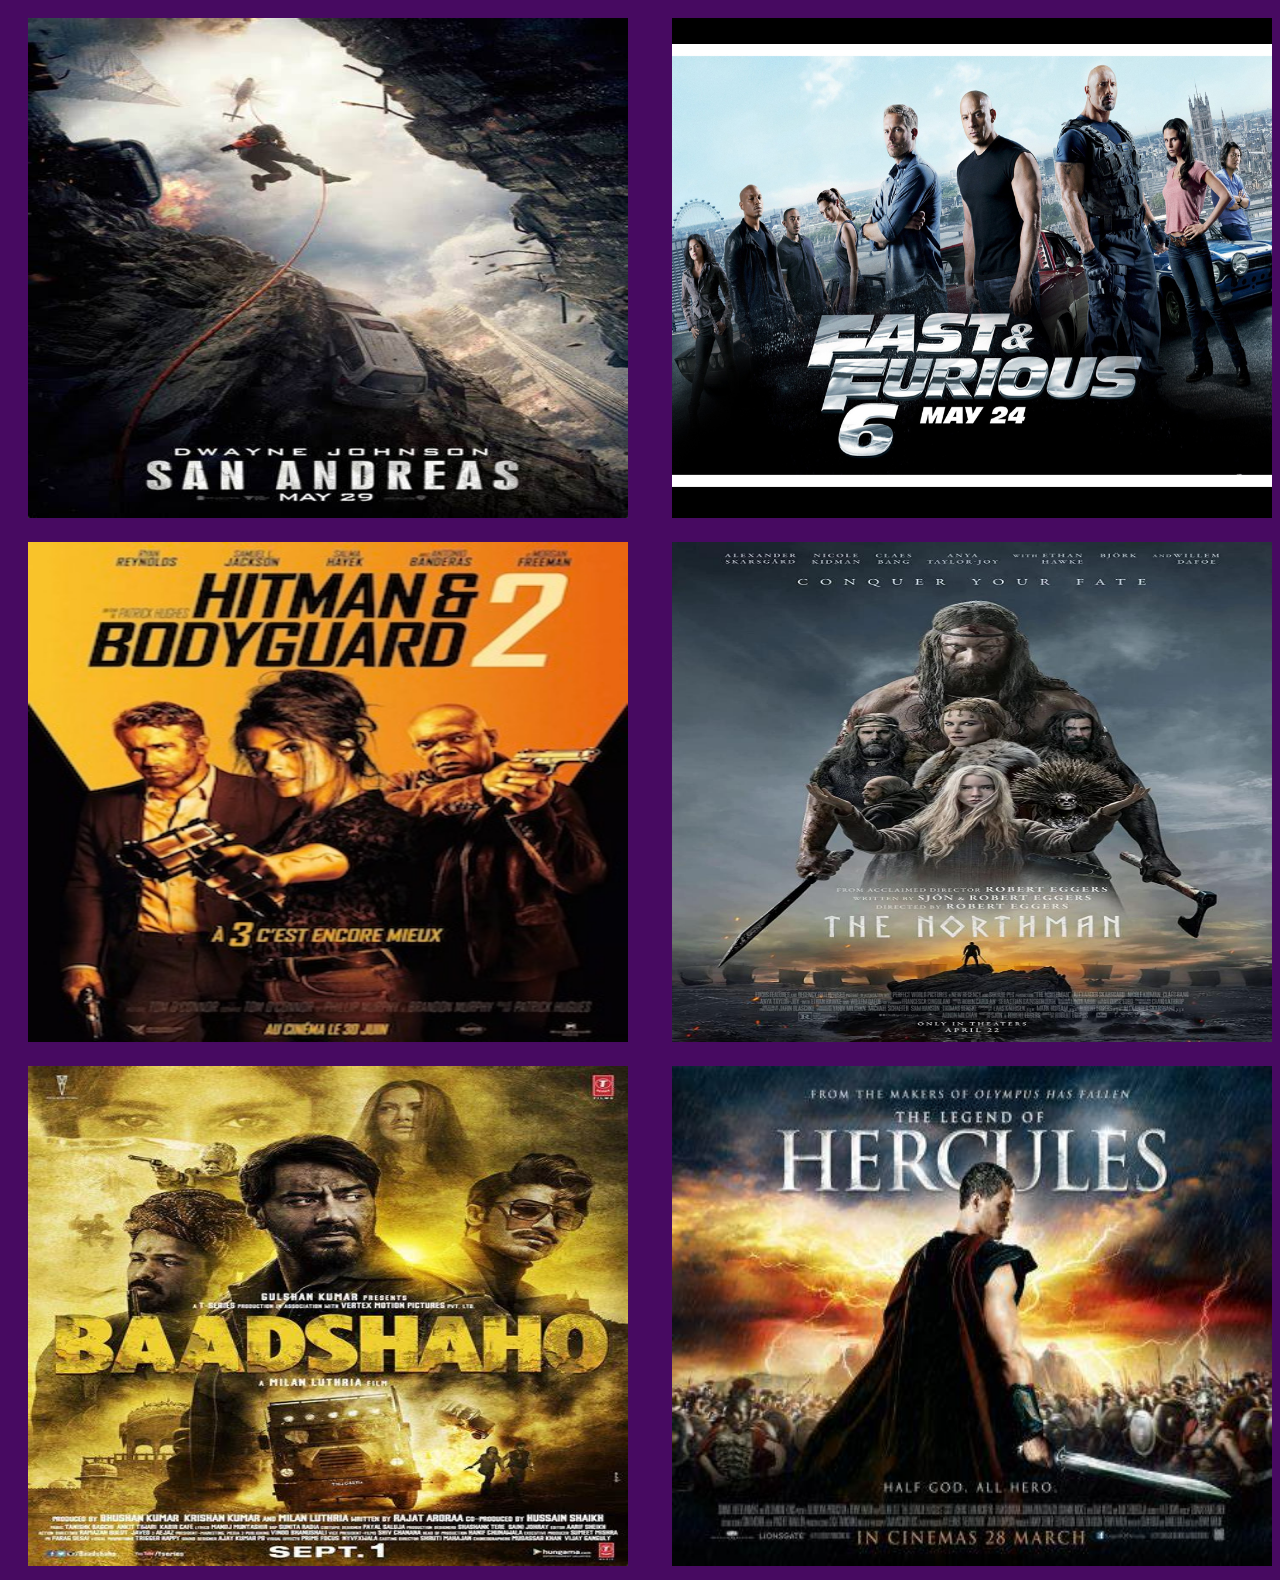
<file: action movies.html>
<!DOCTYPE html>
<html>
    <head>
     <title>Action movies</title>
     <meta charset="utf_8">
     <meta name="viewport" content="width=device=width," scale=1.0>
    
       <style>
          div class{
         margin: 200px;
         padding: 10%;
         box-sizing: border-box;
          border-radius: 8px;
          }
           body{
            width: 1500px;
            height: 400px;
            flex-direction: row;
            display: inline-block;
            float: left;
            background-color: rgb(71, 10, 97);
            
            
         }
          img{
          display:inline-block;
           margin-left: 10px;
           margin-right: 10px;
           padding: 10px;
           width: 600px;
           height: 500px;
           
            }
        </style>
    </head>
    <body>
        <div class="main">
         <img src="IMAGES/ACTION MOVIES/IMAGE_1.jpg" alt="Masters Of The Universe">
         <img src="IMAGES/ACTION MOVIES/IMAGE_2.jpg" alt="Die Hard">
         <img src="IMAGES/ACTION MOVIES/IMAGE_3.jpg" alt="I Am Legend">
         <img src="IMAGES/ACTION MOVIES/IMAGE_4.jpg" alt="The Northman">
         <img src="IMAGES/ACTION MOVIES/IMAGE_5.jpg" alt="Skyscraper">
         <img src="IMAGES/ACTION MOVIES/IMAGE_6.jpg" alt="The Legend Of Herculess">
        </div>
    </body>
</html>
</file>
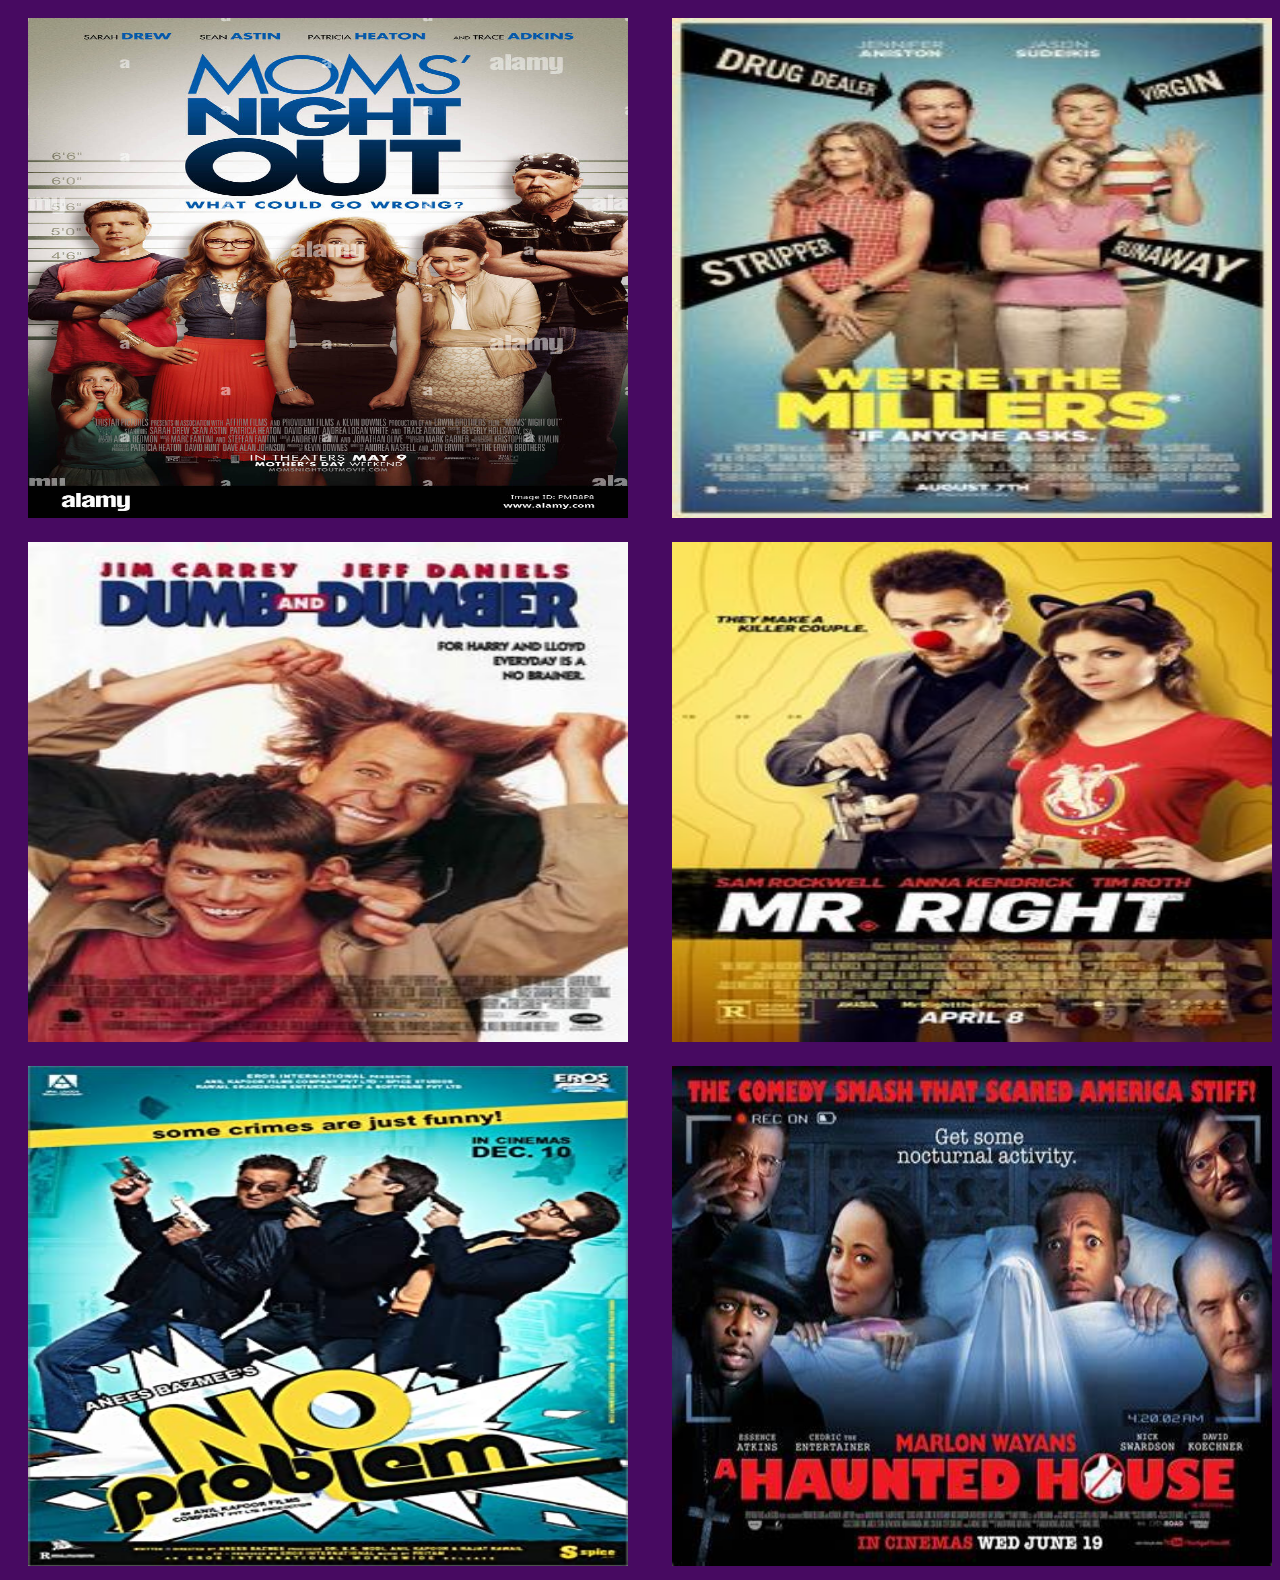
<file: comedy.html>
<!DOCTYPE html>
<html>
    <head>
     <title>Comedy movies</title>
     <meta charset="utf_8">
     <meta name="viewport" content="width=device=width," scale=1.0>
    
       <style>
          div class{
         margin: 200px;
         padding: 10%;
         box-sizing: border-box;
          border-radius: 8px;
          }
           body{
            width: 1500px;
            height: 400px;
            flex-direction: row;
            display: inline-block;
            float: left;
            background-color: rgb(71, 10, 97);
            
            
         }
          img{
          display:inline-block;
           margin-left: 10px;
           margin-right: 10px;
           padding: 10px;
           width: 600px;
           height: 500px;
           
            }
        </style>
    </head>
    <body>
        <div class="main">
         <img src="IMAGES/COMEDY/IMAGE_1.jpg" alt="Moms Night Out">
         <img src="IMAGES/COMEDY/IMAGE_2.jpg" alt="We're The Millers if anyone asks">
         <img src="IMAGES/COMEDY/IMAGE_3.jpg" alt="Dumb and Dumber">
         <img src="IMAGES/COMEDY/IMAGE_4.jpg" alt="Mr Right">
         <img src="IMAGES/COMEDY/IMAGE_5.jpg" alt="No Problem">
         <img src="IMAGES/COMEDY/IMAGE_6.jpg" alt="The Haunted House">
        </div>
    </body>
</html>
</file>
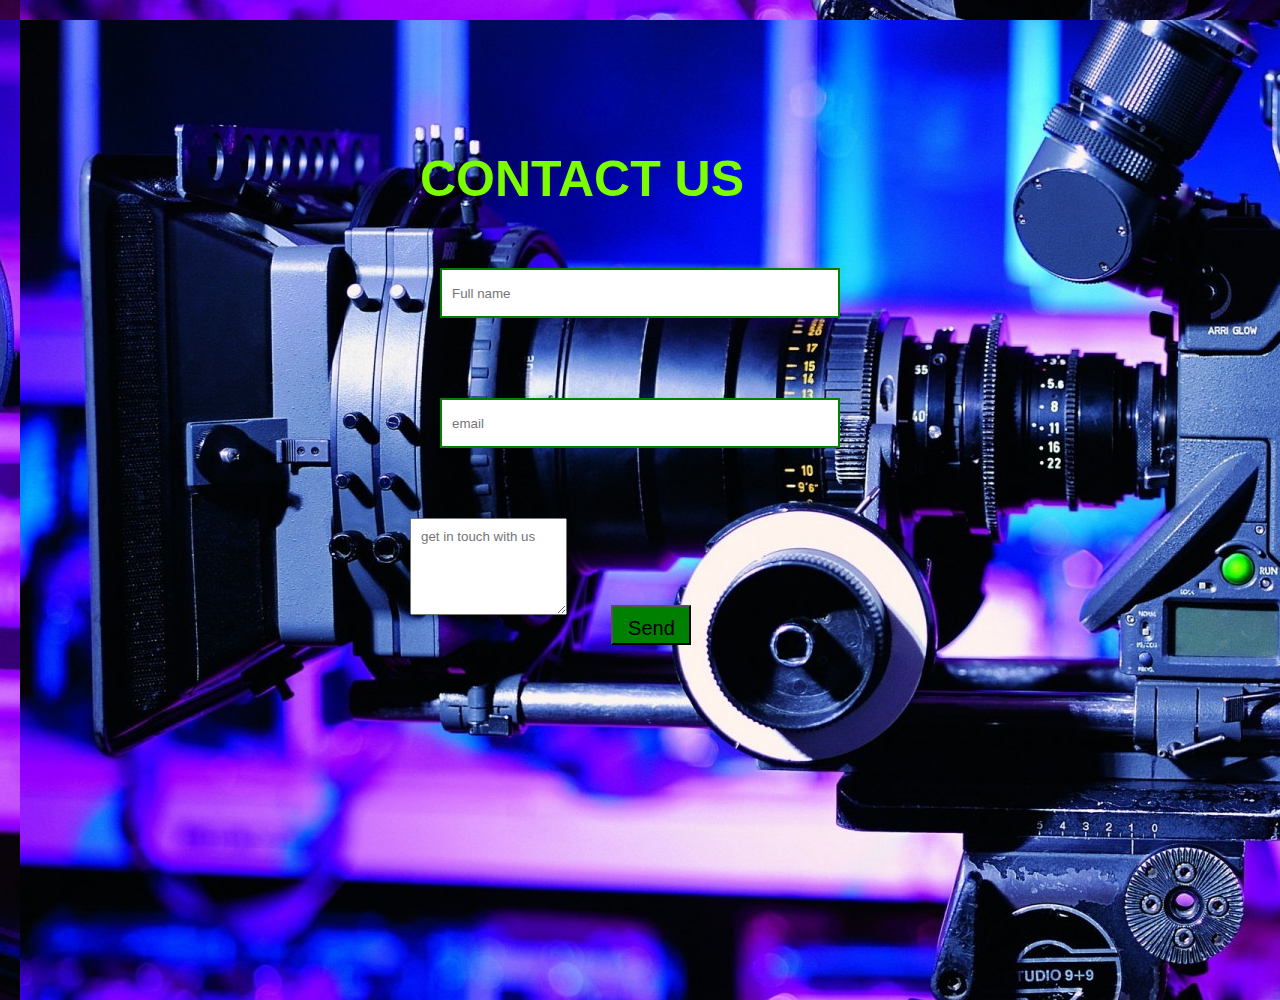
<file: contact us.html>
<!DOCTYPE html>
<html lang="en">
<head>
    <meta charset="UTF-8">
    <meta http-equiv="X-UA-Compatible" content="IE=edge">
    <meta name="viewport" content="width=device-width, initial-scale=1.0">
    <title>Contact Us</title>
    <link rel="stylesheet" type="text/css" href="contact us.css">
    
</head>
<body>
    <div class="wrapper">
        <form>
            <h1>Contact Us</h1>
            <div class="id">
                <input type="text" placeholder="Full name">
            </div>
            <div class="id">
                <input type="text" placeholder="email">
            </div>
            <textarea cols="15" rows="5" placeholder="get in touch with us"></textarea>
            <button>Send</button>
        </form>
    </div>
</body>
</html>
</file>
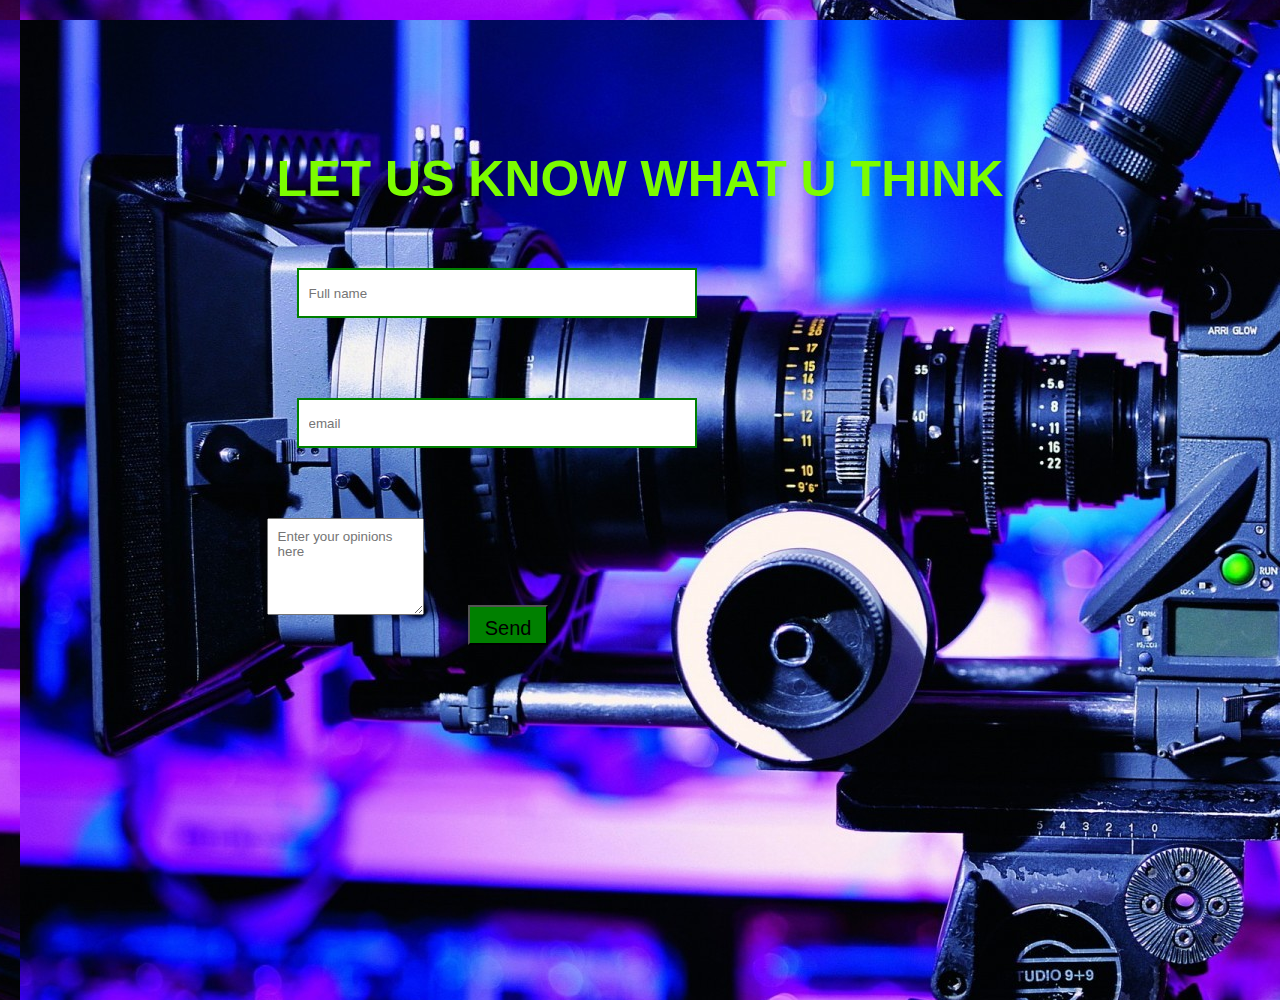
<file: feedback form.html>
<!DOCTYPE html>
<html lang="en">
<head>
    <meta charset="UTF-8">
    <meta http-equiv="X-UA-Compatible" content="IE=edge">
    <meta name="viewport" content="width=device-width, initial-scale=1.0">
    <title>feedback form</title>
    <link rel="stylesheet" type="text/css" href="feedback.css">
   
</head>
<body>
    <div class="wrapper">
        <form>
            <h1>Let us know what u think</h1>
            <div class="id">
                <input type="text" placeholder="Full name">
            </div>
            <div class="id">
                <input type="text" placeholder="email">
            </div>
            <textarea cols="15" rows="5" placeholder="Enter your opinions here"></textarea>
            <button>Send</button>
        </form>
    </div>
</body>
</html>
</file>
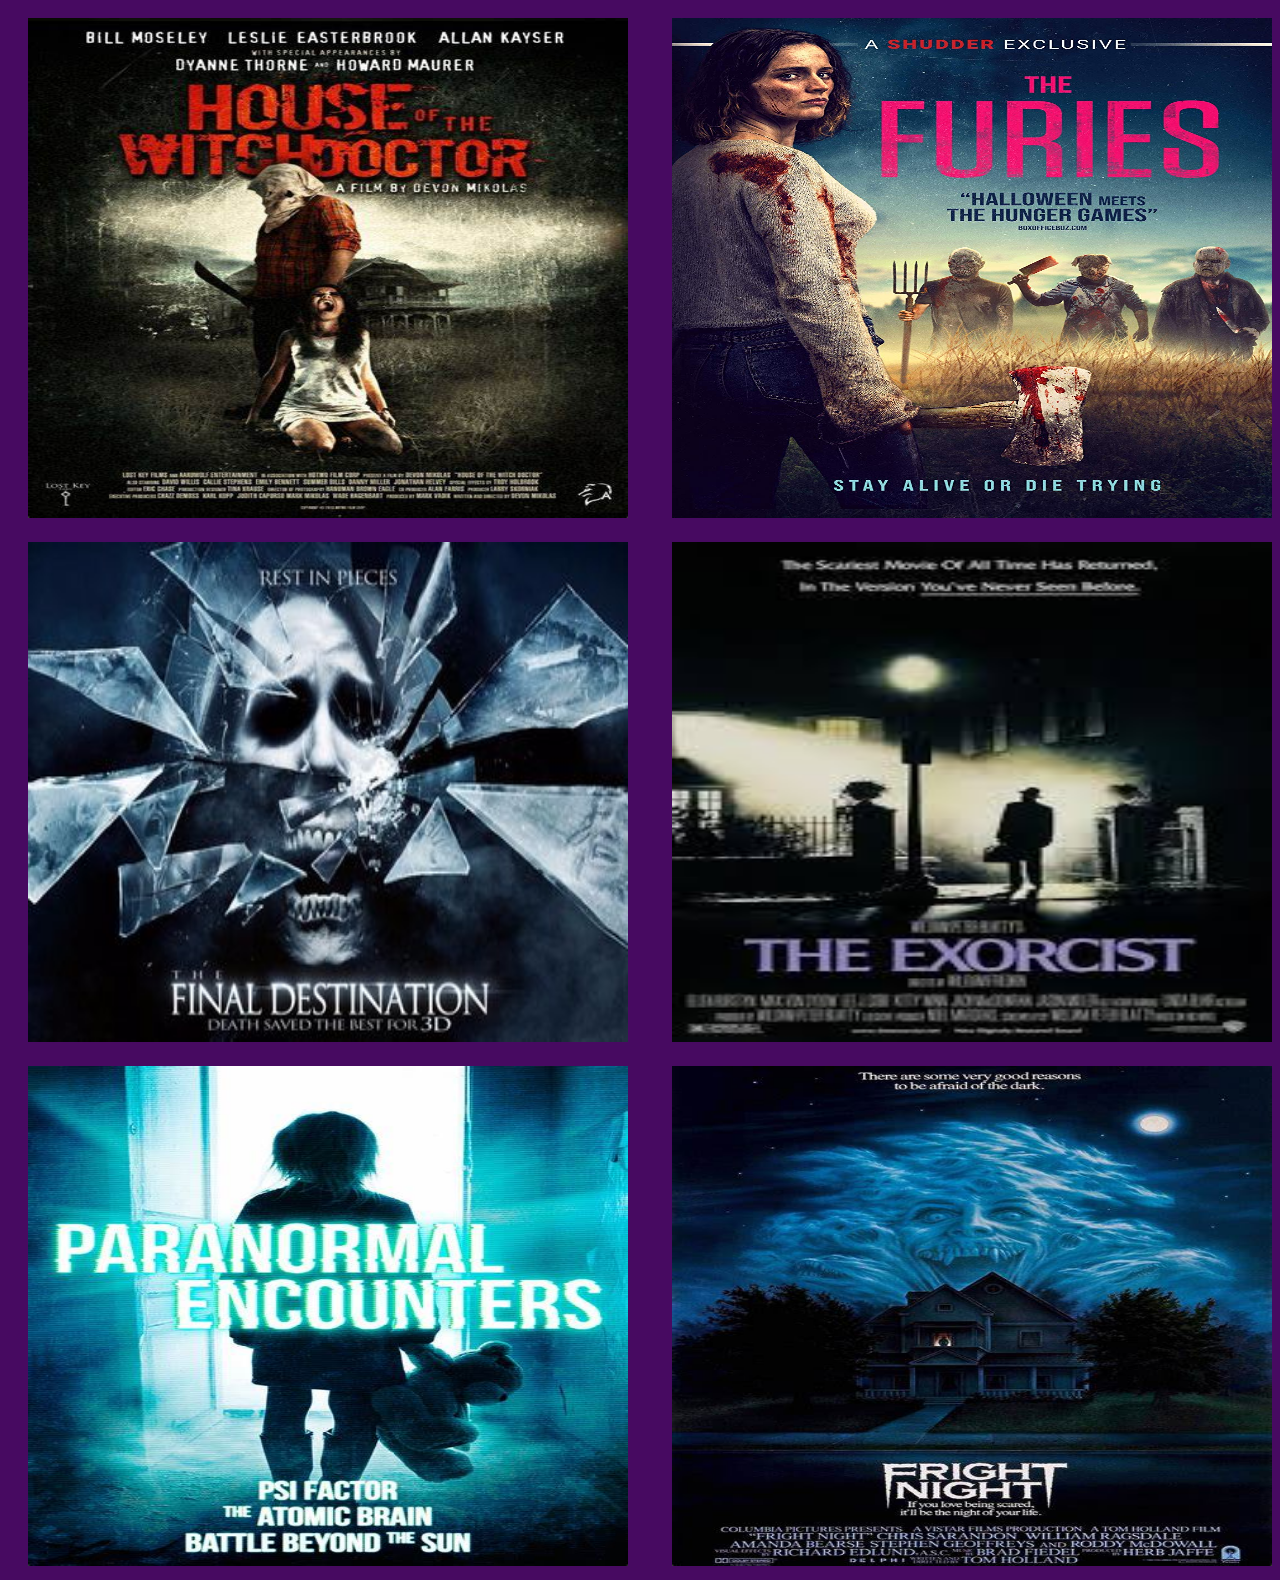
<file: horror.html>
<!DOCTYPE html>
<html>
    <head>
     <title>Horror movies</title>
     <meta charset="utf_8">
     <meta name="viewport" content="width=device=width," scale=1.0>
    
       <style>
          div class{
         margin: 200px;
         padding: 10%;
         box-sizing: border-box;
          border-radius: 8px;
          }
           body{
            width: 1500px;
            height: 400px;
            flex-direction: row;
            display: inline-block;
            float: left;
            background-color: rgb(71, 10, 97);
            
            
         }
          img{
          display:inline-block;
           margin-left: 10px;
           margin-right: 10px;
           padding: 10px;
           width: 600px;
           height: 500px;
           
            }
        </style>
    </head>
    <body>
        <div class="main">
         <img src="IMAGES/HORROR MOVIES/IMAGE_1.jpg" alt="House Of The Witch Doctors">
         <img src="IMAGES/HORROR MOVIES/IMAGE_2.jpg" alt="The Furies">
         <img src="IMAGES/HORROR MOVIES/IMAGE_3.jpg" alt="Final Destination">
         <img src="IMAGES/HORROR MOVIES/IMAGE_4.jpg" alt="The Exorcism">
         <img src="IMAGES/HORROR MOVIES/IMAGE_5.jpg" alt="Paranormal Encounters">
         <img src="IMAGES/HORROR MOVIES/IMAGE_6.jpg" alt="Fright Night">
        </div>
    </body>
</html>
</file>
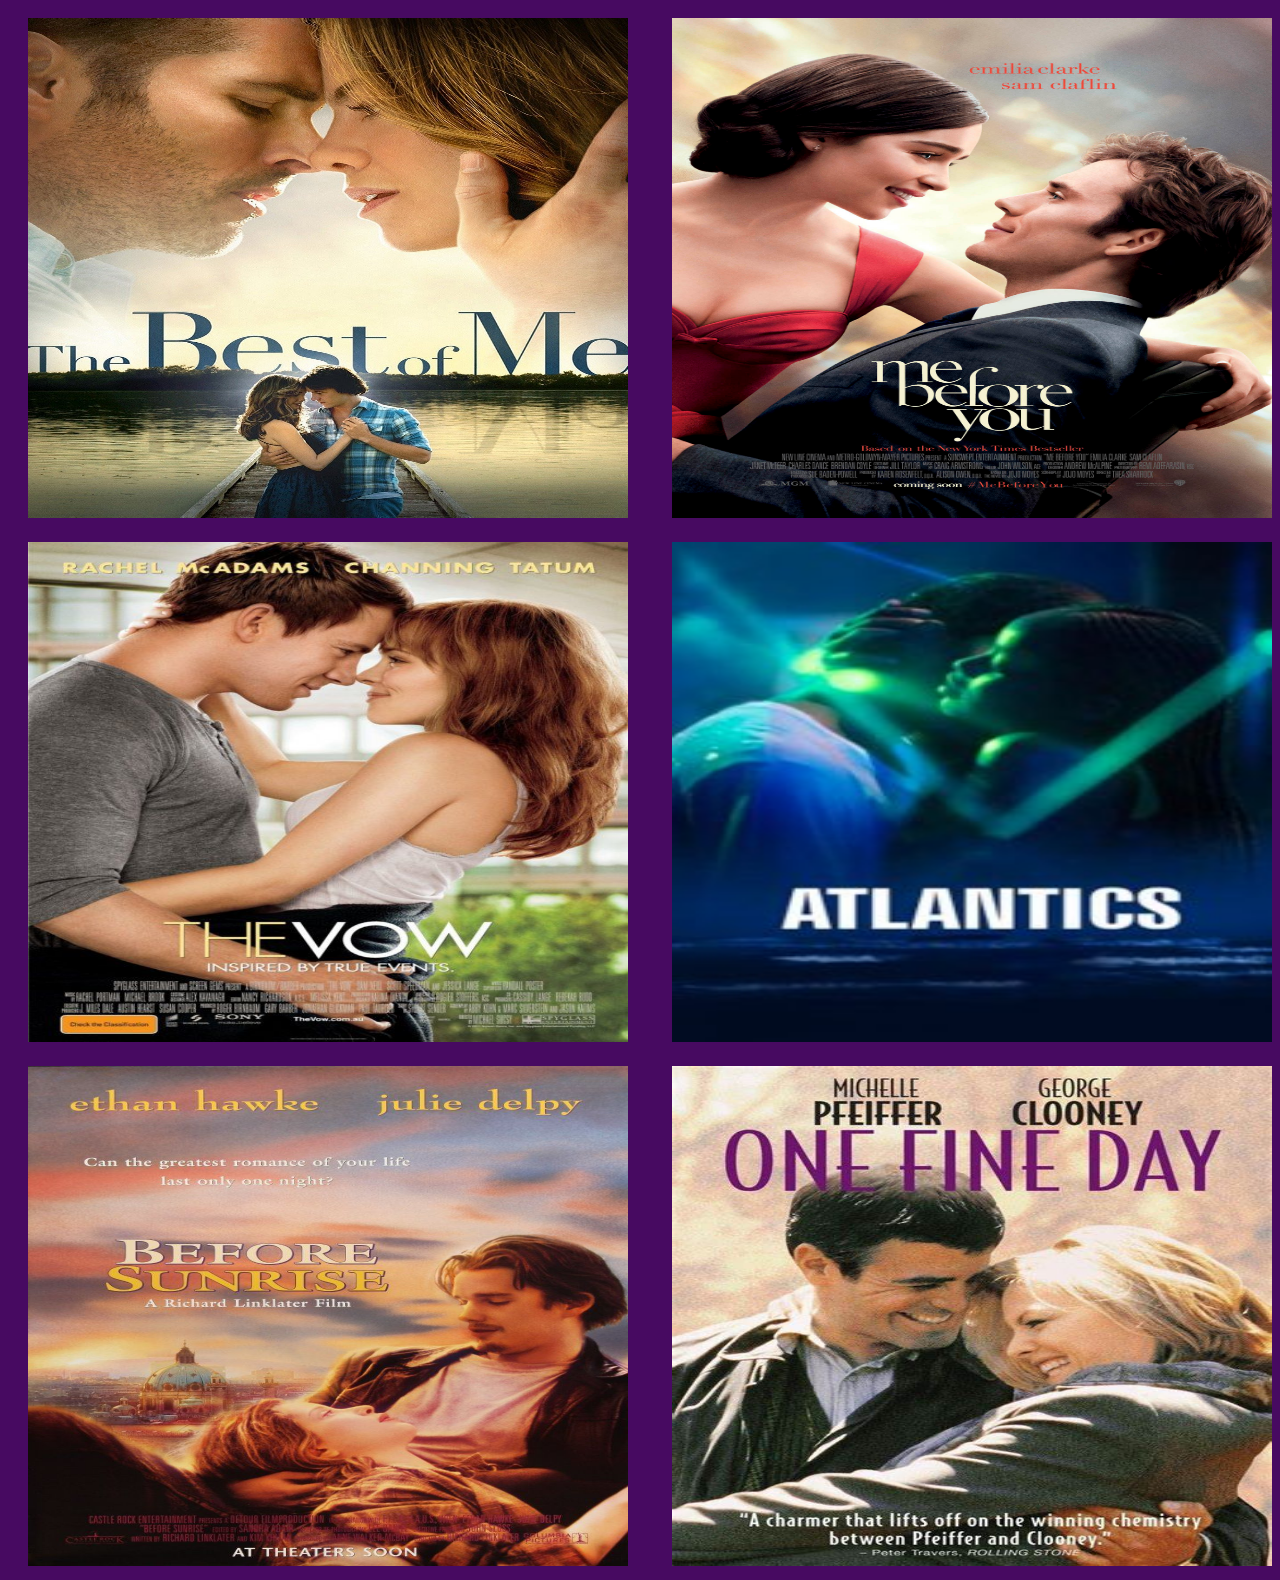
<file: romantic.html>
<!DOCTYPE html>
<html>
    <head>
     <title>Romantic movies</title>
     <meta charset="utf_8">
     <meta name="viewport" content="width=device=width," scale=1.0>
    
       <style>
          div class{
         margin: 200px;
         padding: 10%;
         box-sizing: border-box;
          border-radius: 8px;
          }
           body{
            width: 1500px;
            height: 400px;
            flex-direction: row;
            display: inline-block;
            float: left;
            background-color: rgb(71, 10, 97);
            
            
         }
          img{
          display:inline-block;
           margin-left: 10px;
           margin-right: 10px;
           padding: 10px;
           width: 600px;
           height: 500px;
           
            }
        </style>
    </head>
    <body>
        <div class="main">
         <img src="IMAGES/ROMANTIC MOVIES/IMAGE_1.jpg" alt="The Best Of Me">
         <img src="IMAGES/ROMANTIC MOVIES/IMAGE_2.jpg" alt="Me Before You">
         <img src="IMAGES/ROMANTIC MOVIES/IMAGE_3.jpg" alt="The Vow">
         <img src="IMAGES/ROMANTIC MOVIES/IMAGE_4.jpg" alt="Atlantics">
         <img src="IMAGES/ROMANTIC MOVIES/IMAGE_5.jpg" alt="Before Sunrise">
         <img src="IMAGES/ROMANTIC MOVIES/IMAGE_6.jpg" alt="One Fine Day">
        </div>
    </body>
</html>
</file>
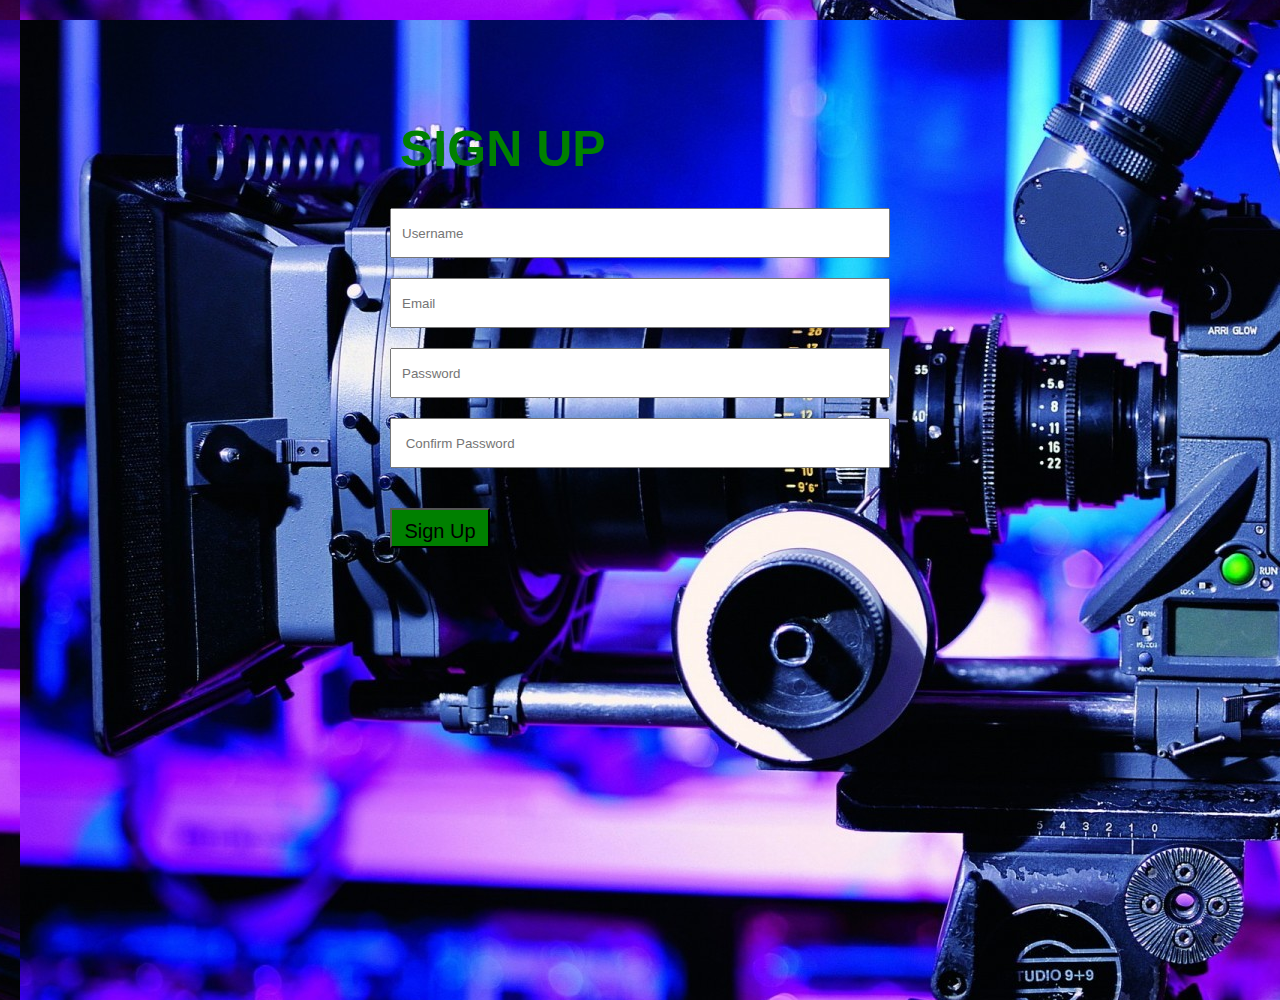
<file: Sign Up.html>
<!DOCTYPE html>
<html lang="en">
<head>
    <meta charset="UTF-8">
    <meta http-equiv="X-UA-Compatible" content="IE=edge">
    <meta name="viewport" content="width=device-width, initial-scale=1.0">
    <title>Sign.html</title>
    <link rel="stylesheet" type="text/css" href="signup.css">
</head>
<body>
    <form>
        <h1>Sign Up</h1>
        <input type="text" name="" placeholder="Username">
        <input type="email" name="" placeholder="Email">
        <input type="password" name="" placeholder="Password">
        <input type="confirm password" name="" placeholder=" Confirm Password">
        <button type="submit">Sign Up</button>
    </form>
</body>
</html>
</file>
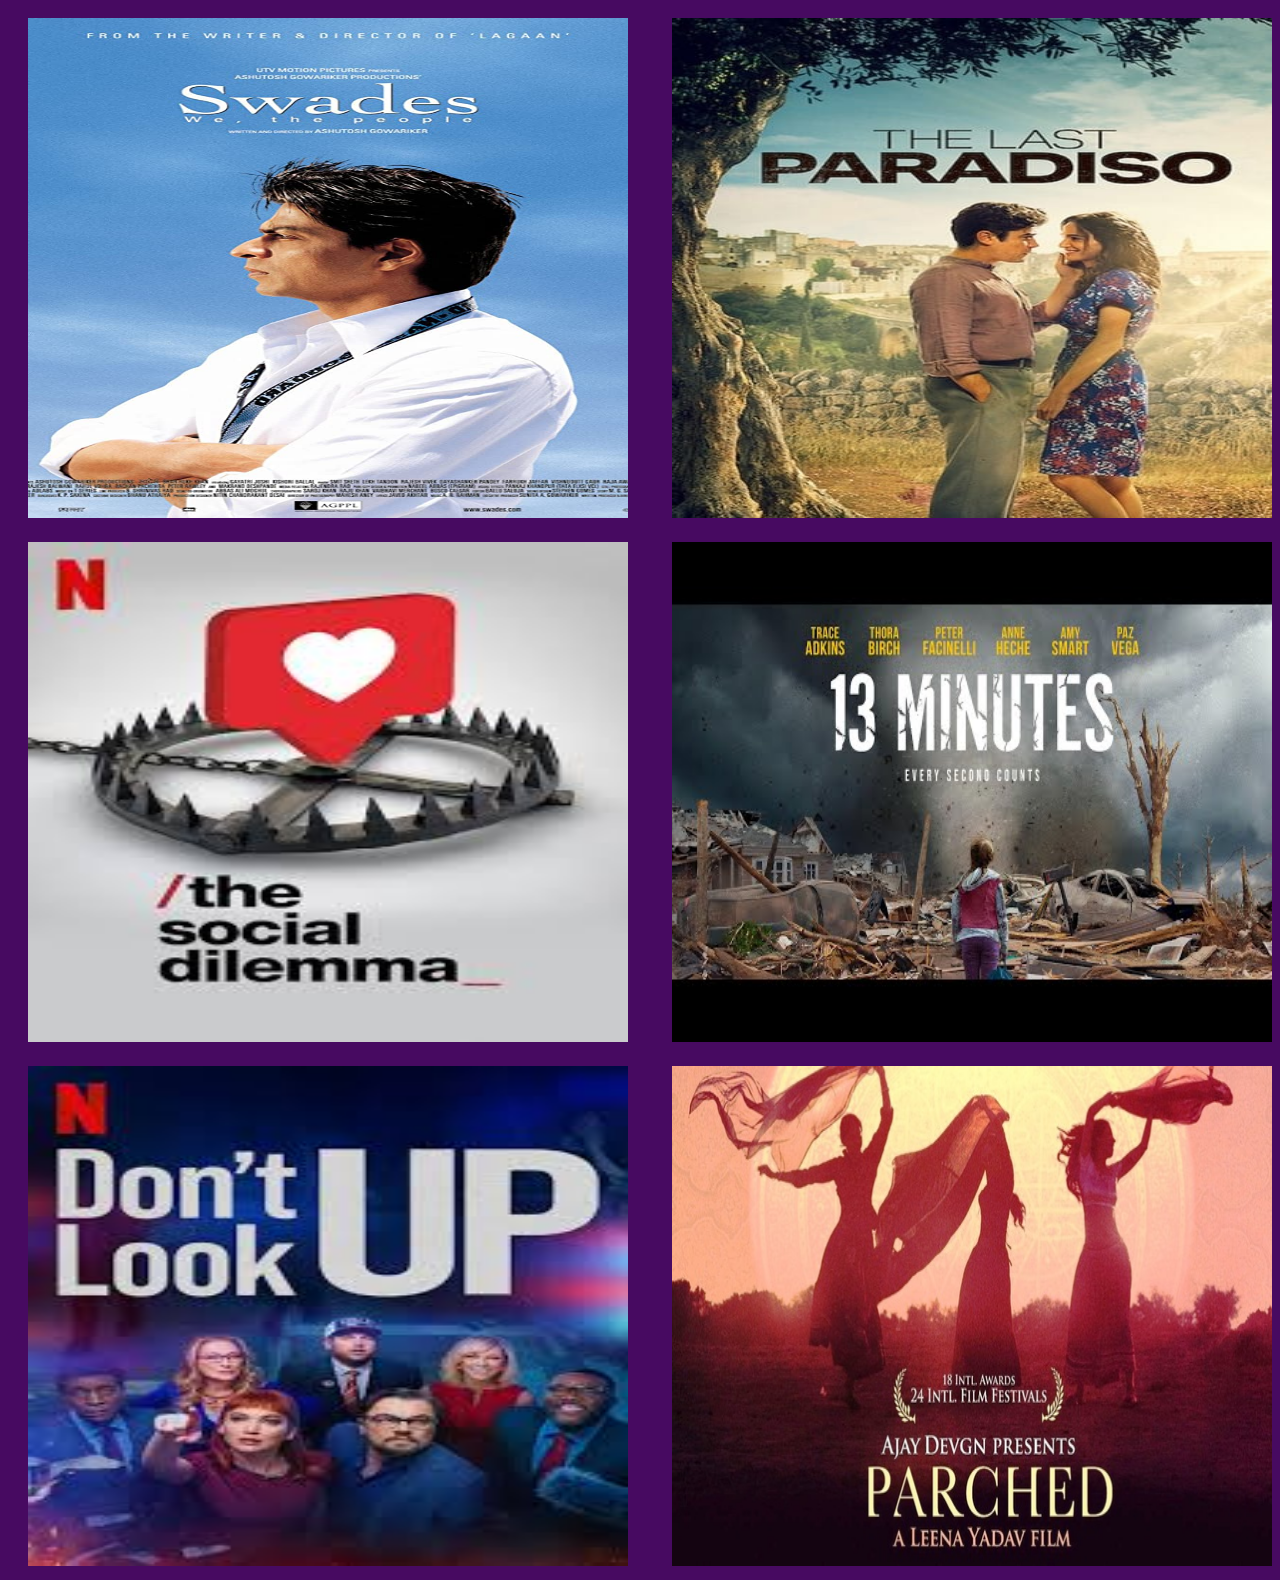
<file: social issues.html>
<!DOCTYPE html>
<html>
    <head>
     <title>Social Issues movies</title>
     <meta charset="utf_8">
     <meta name="viewport" content="width=device=width," scale=1.0>
    
       <style>
          div class{
         margin: 200px;
         padding: 10%;
         box-sizing: border-box;
          border-radius: 8px;
          }
           body{
            width: 1500px;
            height: 400px;
            flex-direction: row;
            display: inline-block;
            float: left;
            background-color: rgb(71, 10, 97);
            
            
         }
          img{
          display:inline-block;
           margin-left: 10px;
           margin-right: 10px;
           padding: 10px;
           width: 600px;
           height: 500px;
           
            }
        </style>
    </head>
    <body>
        <div class="main">
         <img src="IMAGES/SOCIAL ISSUES MOVIES/IMAGE_1.jpg" alt="Swades,We The People">
         <img src="IMAGES/SOCIAL ISSUES MOVIES/IMAGE_2.jpg" alt="The Last Pardiso">
         <img src="IMAGES/SOCIAL ISSUES MOVIES/IMAGE_3.jpg" alt="The Social Dilemma">
         <img src="IMAGES/SOCIAL ISSUES MOVIES/IMAGE_4.jpg" alt="13 Minutes">
         <img src="IMAGES/SOCIAL ISSUES MOVIES/IMAGE_5.jpg" alt="Don't Look Up">
         <img src="IMAGES/SOCIAL ISSUES MOVIES/IMAGE_6.jpg" alt="Parched">
        </div>
    </body>
</html>
</file>
<file: contact us.css>
*{
    margin: 20px;
    padding: 10px;
    font-family: Arial, Helvetica, sans-serif;
    box-sizing: border-box;
}
body{
    display: flex;
    flex-direction: column;
    height: 100vh;
    align-items: center;
    background-image: url(IMAGES/wrapper.jpg)
}
.wrapperform{
    margin-top: 50px;
    text-align: center;
}
input{
    display: block;
    width: 400px;
    height: 50px;
    margin: 20px;
    border: 2px solid green;
}
h1{
    text-decoration: solid;
    text-transform: uppercase;
    color: lawngreen;
    font-size: 50px;
}
h1:hover{
    background: antiquewhite;
    color: solid green;
}
button{
    width: 80px;
    height: 40px;
    text-decoration: solid;
    font-size: 20px;
    background-color: green; 
}
</file>
<file: feedback.css>
*{
    margin: 20px;
    padding: 10px;
    font-family: Arial, Helvetica, sans-serif;
    box-sizing: border-box;
}
body{
    display: flex;
    flex-direction: column;
    height: 100vh;
    align-items: center;
    background-image: url(IMAGES/wrapper.jpg)
}
.wrapperform{
    margin-top: 50px;
    text-align: center;
}
input{
    display: block;
    width: 400px;
    height: 50px;
    margin: 20px;
    border: 2px solid green;
}
h1{
    text-decoration: solid;
    text-transform: uppercase;
    color: lawngreen;
    font-size: 50px;
}
h1:hover{
    background: antiquewhite;
    color: solid green;
}
button{
    width: 80px;
    height: 40px;
    text-decoration: solid;
    font-size: 20px;
    background-color: green; 
}
</file>
<file: signup.css>
*{
    margin: 20px;
    padding: 10px;
    font-family: Arial, Helvetica, sans-serif;
    box-sizing: border-box;
}
body{
    display: flex;
    flex-direction: column;
    height: 100vh;
    align-items: center;
    background-image: url(IMAGES/wrapper.jpg)
}
.form{
    margin-top: 50px;
    text-align: center;
}
input{
    display: block;
    width: 500px;
    height: 50px;
    margin: 20px;
}
h1{
    text-decoration: solid;
    text-transform: uppercase;
    color: green;
    font-size: 50px;
}
h1:hover{
    background: antiquewhite;
    color: green;
}
button{
    width: 100px;
    height: 40px;
    text-decoration: solid;
    font-size: 20px;
    background-color: green;
}
</file>
